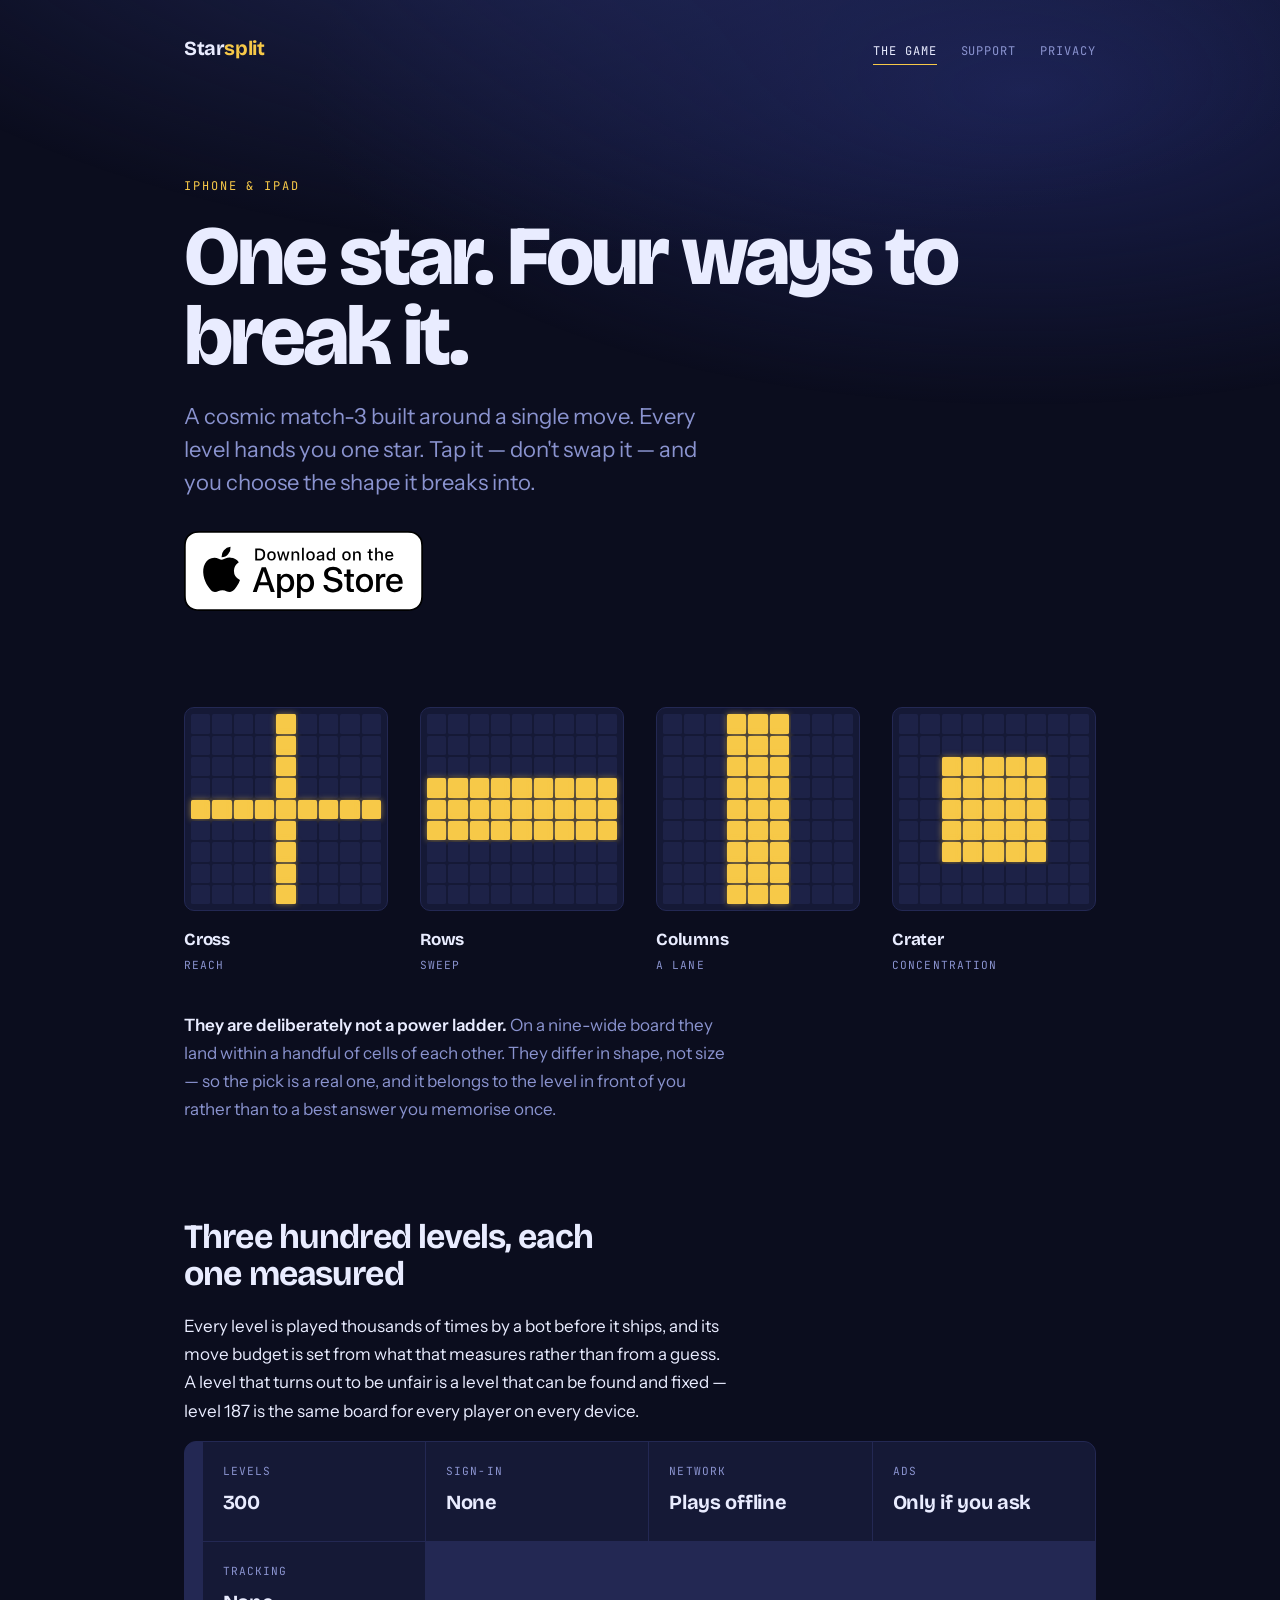
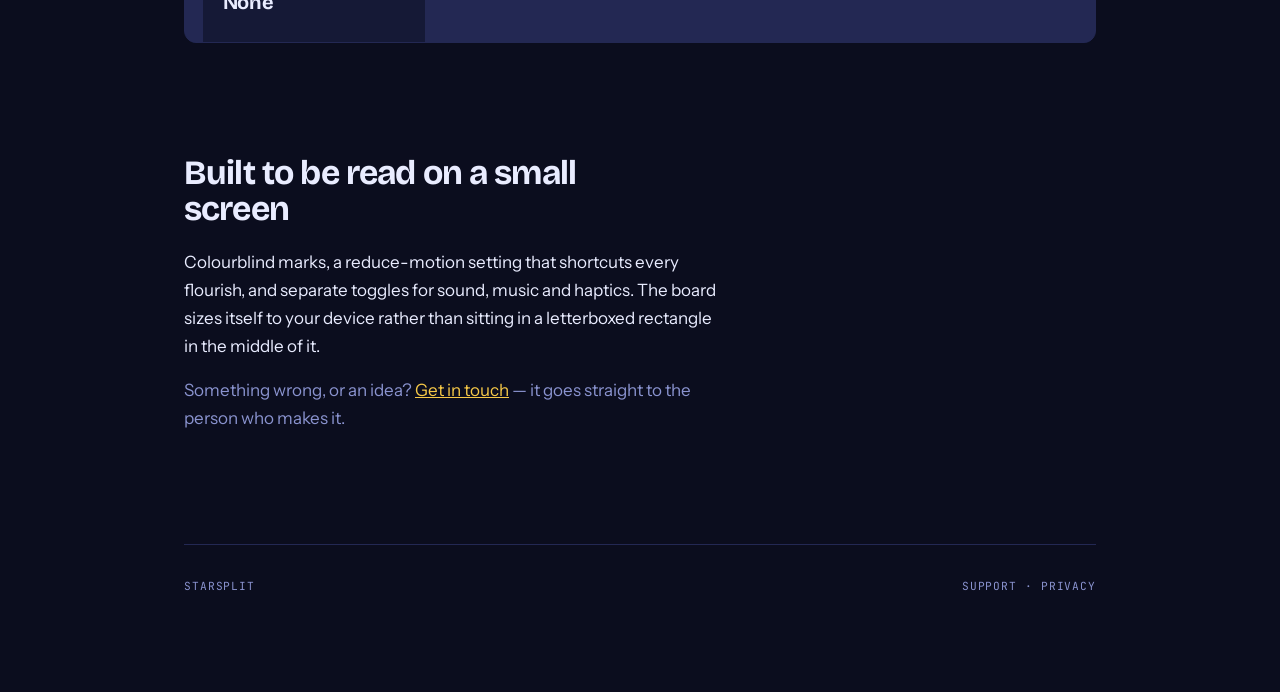
<file: index.html>
<!doctype html>
<html lang="en">
<head>
<meta charset="utf-8">
<meta name="viewport" content="width=device-width, initial-scale=1">
<title>Starsplit — a cosmic match-3</title>
<meta name="description" content="A cosmic match-3 for iPhone and iPad, built around one move: tap the star, and choose the shape it breaks into.">
<meta name="theme-color" content="#0b0d1e">
<link rel="preconnect" href="https://fonts.googleapis.com">
<link rel="preconnect" href="https://fonts.gstatic.com" crossorigin>
<link href="https://fonts.googleapis.com/css2?family=Bricolage+Grotesque:opsz,wght@12..96,700;12..96,800&family=Instrument+Sans:wght@400;500;600&family=JetBrains+Mono:wght@400;500&display=swap" rel="stylesheet">
<link rel="stylesheet" href="style.css">
</head>
<body>
<div class="page">

	<header class="masthead">
		<a class="wordmark" href="index.html">Star<span>split</span></a>
		<nav class="nav">
			<a href="index.html" aria-current="page">The game</a>
			<a href="support.html">Support</a>
			<a href="privacy.html">Privacy</a>
		</nav>
	</header>

	<main>
		<section class="hero">
			<p class="eyebrow">iPhone &amp; iPad</p>
			<h1>One star. Four ways to break it.</h1>
			<p class="lede">
				A cosmic match-3 built around a single move. Every level hands you one star.
				Tap it — don't swap it — and you choose the shape it breaks into.
			</p>
			<p class="store">
				<a class="badge" href="https://apps.apple.com/us/app/starsplit-matching-puzzle/id6791795719?ct=website">
					<img src="assets/app-store-badge.svg" alt="Download Starsplit on the App Store" width="240" height="80">
				</a>
			</p>
		</section>

		<ul class="splits" id="splits">
			<li class="split">
				<div class="grid" data-shape="cross" role="img" aria-label="Cross: clears one full row and one full column."></div>
				<h2>Cross</h2>
				<p>Reach</p>
			</li>
			<li class="split">
				<div class="grid" data-shape="rows" role="img" aria-label="Rows: clears three whole rows."></div>
				<h2>Rows</h2>
				<p>Sweep</p>
			</li>
			<li class="split">
				<div class="grid" data-shape="cols" role="img" aria-label="Columns: clears three whole columns."></div>
				<h2>Columns</h2>
				<p>A lane</p>
			</li>
			<li class="split">
				<div class="grid" data-shape="crater" role="img" aria-label="Crater: clears a five by five hole."></div>
				<h2>Crater</h2>
				<p>Concentration</p>
			</li>
		</ul>

		<p class="splits-note">
			<strong>They are deliberately not a power ladder.</strong> On a nine-wide board they land
			within a handful of cells of each other. They differ in shape, not size — so the pick is a
			real one, and it belongs to the level in front of you rather than to a best answer you
			memorise once.
		</p>

		<section class="section">
			<h2>Three hundred levels, each one measured</h2>
			<p>
				Every level is played thousands of times by a bot before it ships, and its move budget
				is set from what that measures rather than from a guess. A level that turns out to be
				unfair is a level that can be found and fixed — level 187 is the same board for every
				player on every device.
			</p>
			<ul class="facts">
				<li>
					<span class="fact-key">Levels</span>
					<span class="fact-val">300</span>
				</li>
				<li>
					<span class="fact-key">Sign-in</span>
					<span class="fact-val">None</span>
				</li>
				<li>
					<span class="fact-key">Network</span>
					<span class="fact-val">Plays offline</span>
				</li>
				<li>
					<span class="fact-key">Ads</span>
					<span class="fact-val">Only if you ask</span>
				</li>
				<li>
					<span class="fact-key">Tracking</span>
					<span class="fact-val">None</span>
				</li>
			</ul>
		</section>

		<section class="section">
			<h2>Built to be read on a small screen</h2>
			<p>
				Colourblind marks, a reduce-motion setting that shortcuts every flourish, and separate
				toggles for sound, music and haptics. The board sizes itself to your device rather than
				sitting in a letterboxed rectangle in the middle of it.
			</p>
			<p class="muted">
				Something wrong, or an idea? <a href="support.html">Get in touch</a> — it goes straight
				to the person who makes it.
			</p>
		</section>
	</main>

	<footer class="foot">
		<span>Starsplit</span>
		<span>
			<a href="support.html">Support</a> ·
			<a href="privacy.html">Privacy</a>
		</span>
	</footer>

</div>

<script>
// The four footprints, on the nine-wide grid the game actually uses. Kept as data rather
// than as 324 hand-written divs, and built from the same definitions the game splits by:
// cross = a row and a column, rows/cols = three lanes, crater = a 5x5 hole.
const N = 9, MID = 4;
const SHAPE = {
	cross:  (x, y) => x === MID || y === MID,
	rows:   (x, y) => Math.abs(y - MID) <= 1,
	cols:   (x, y) => Math.abs(x - MID) <= 1,
	crater: (x, y) => Math.abs(x - MID) <= 2 && Math.abs(y - MID) <= 2,
};

for (const grid of document.querySelectorAll(".grid")) {
	const hit = SHAPE[grid.dataset.shape];
	const frag = document.createDocumentFragment();
	for (let y = 0; y < N; y++) {
		for (let x = 0; x < N; x++) {
			const cell = document.createElement("div");
			cell.className = "cell";
			if (hit(x, y)) {
				cell.classList.add("lit");
				// Staggered from the centre out, so the shape reads as arriving.
				const d = Math.max(Math.abs(x - MID), Math.abs(y - MID));
				cell.style.setProperty("--d", (d * 0.035).toFixed(3) + "s");
			}
			frag.appendChild(cell);
		}
	}
	grid.appendChild(frag);
}
</script>

</body>
</html>
</file>
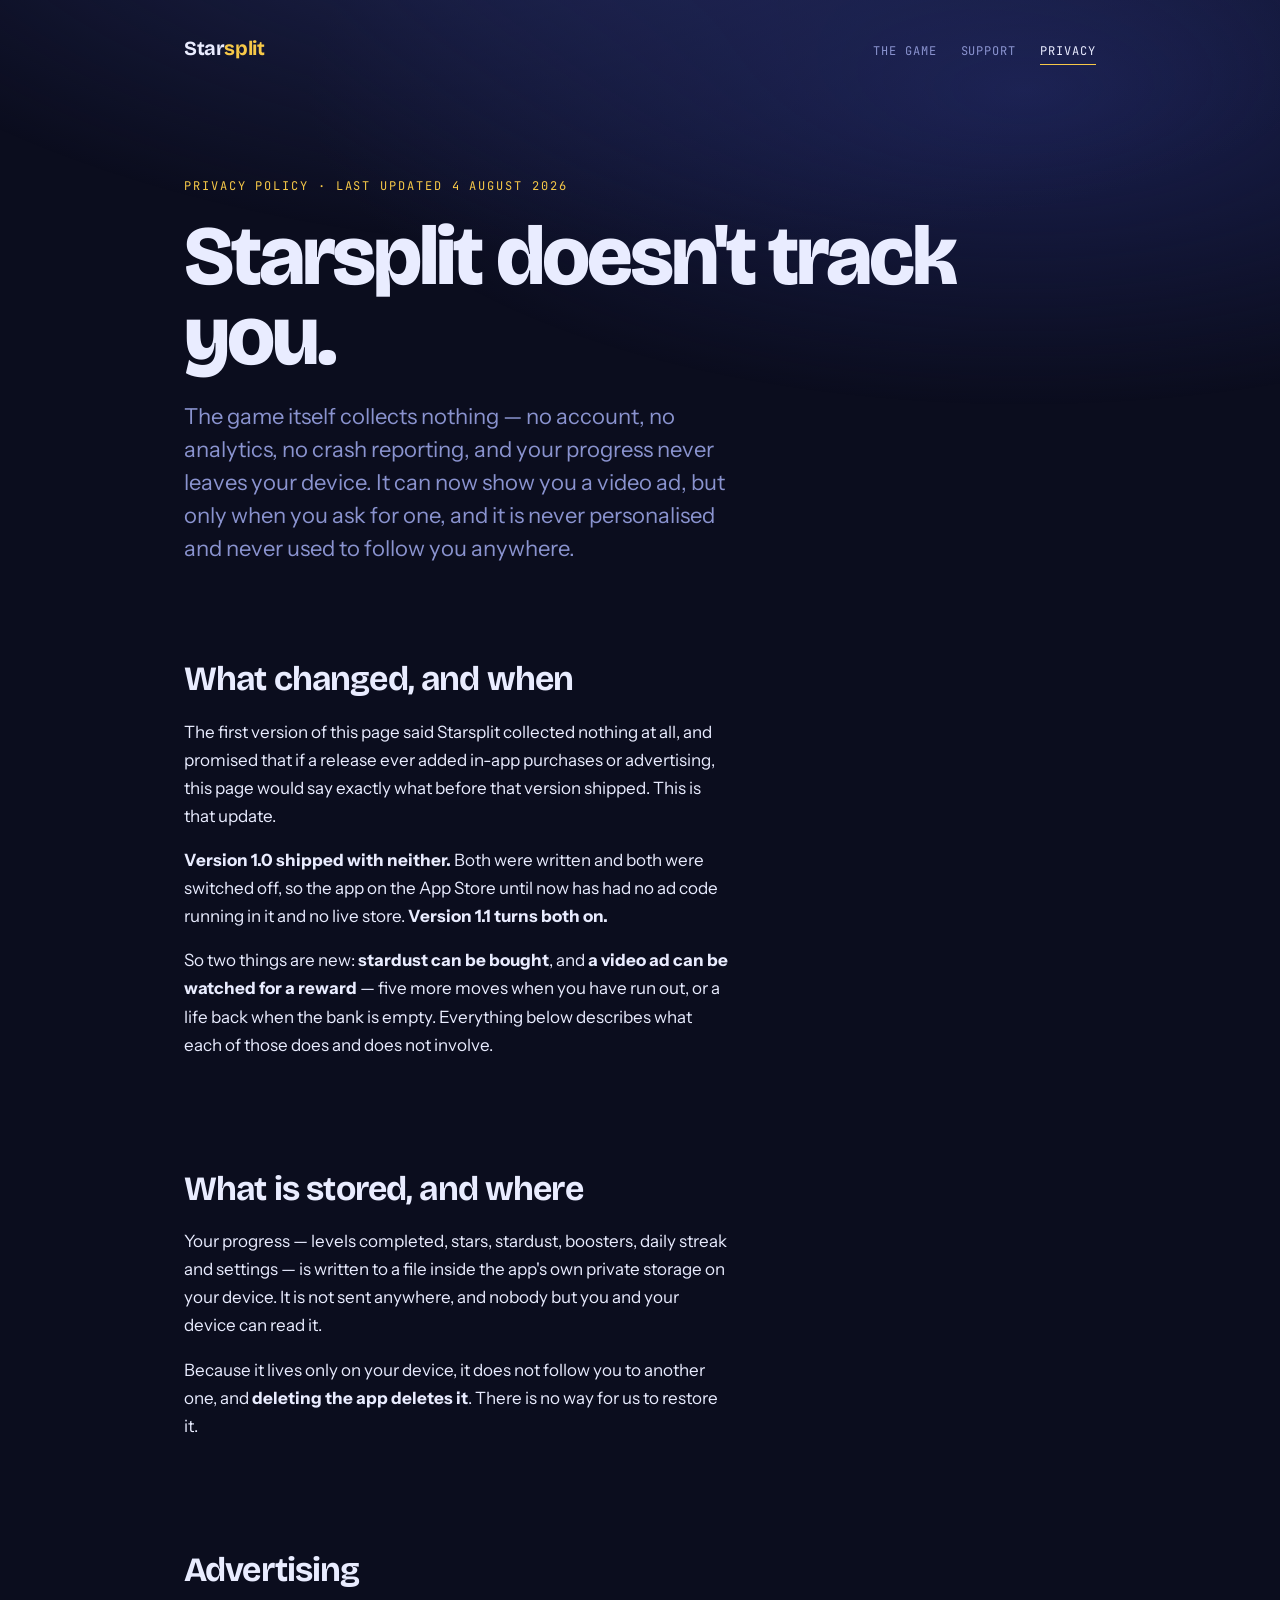
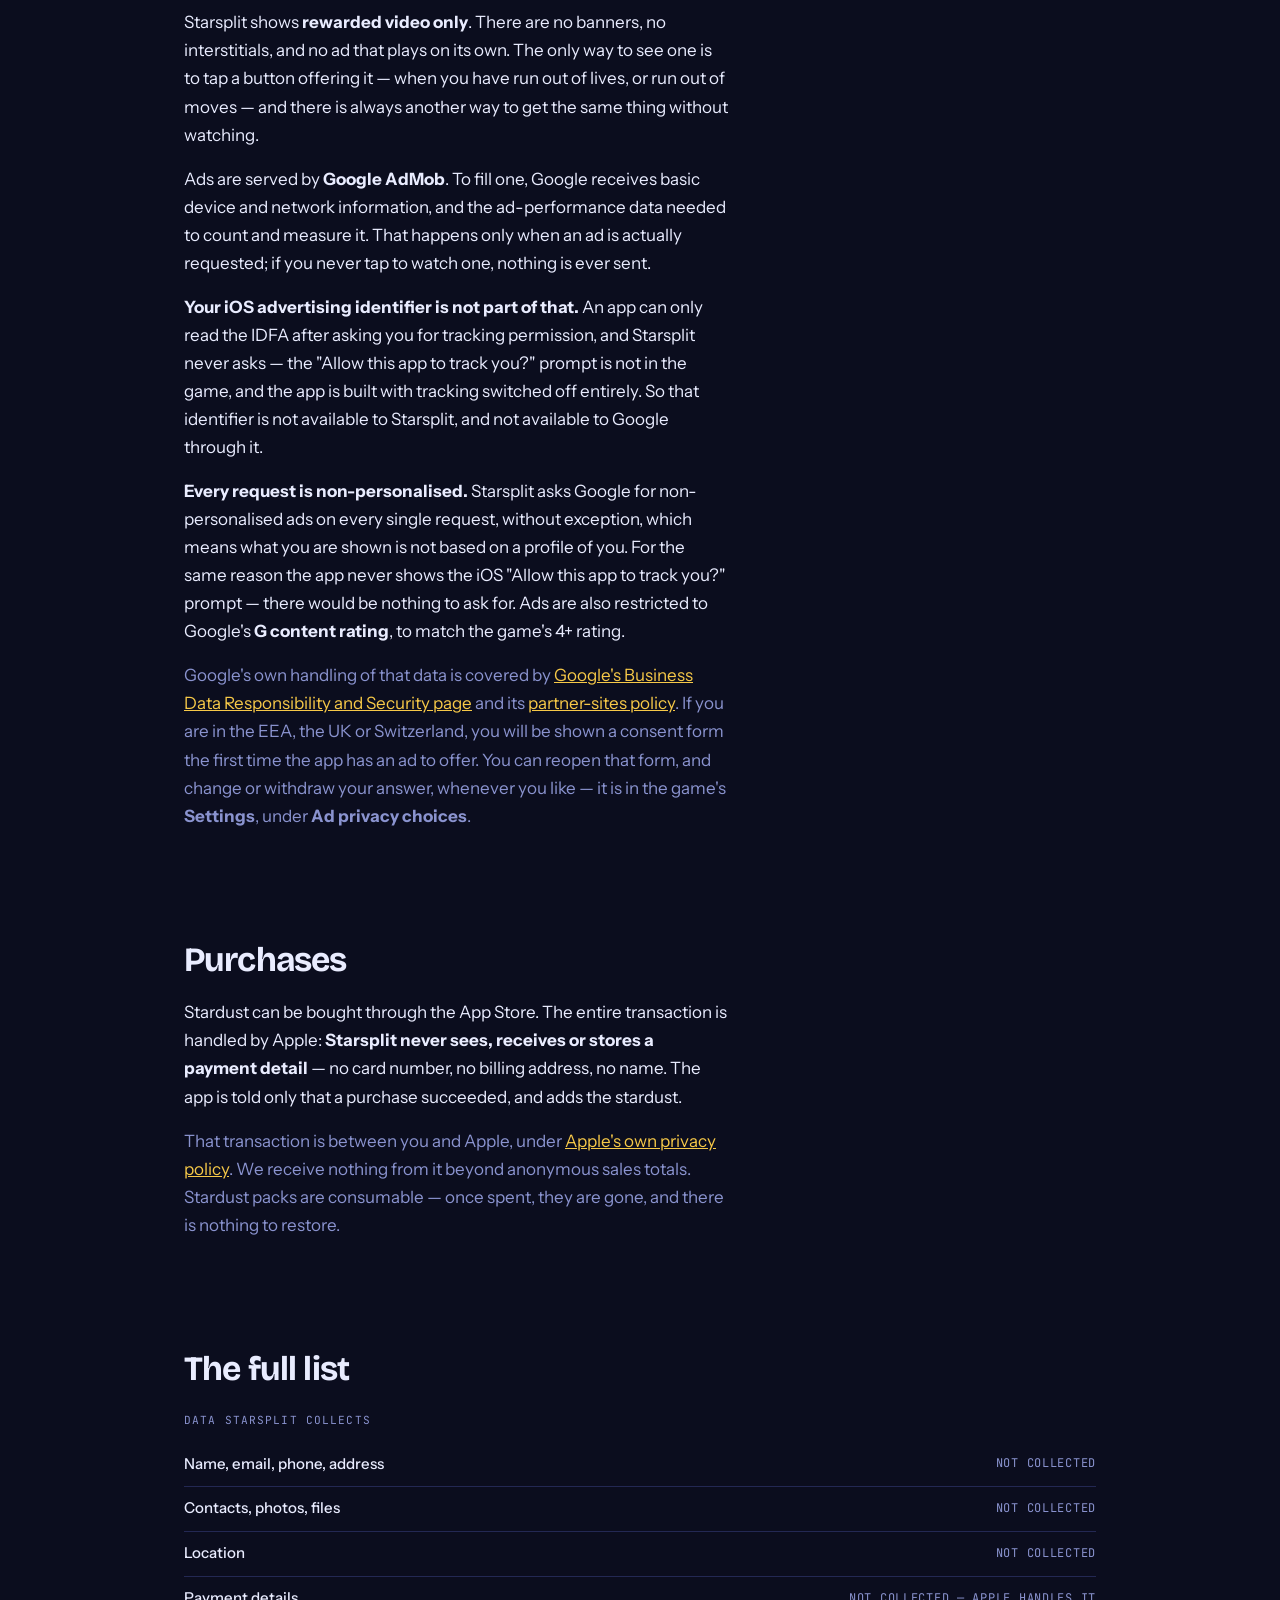
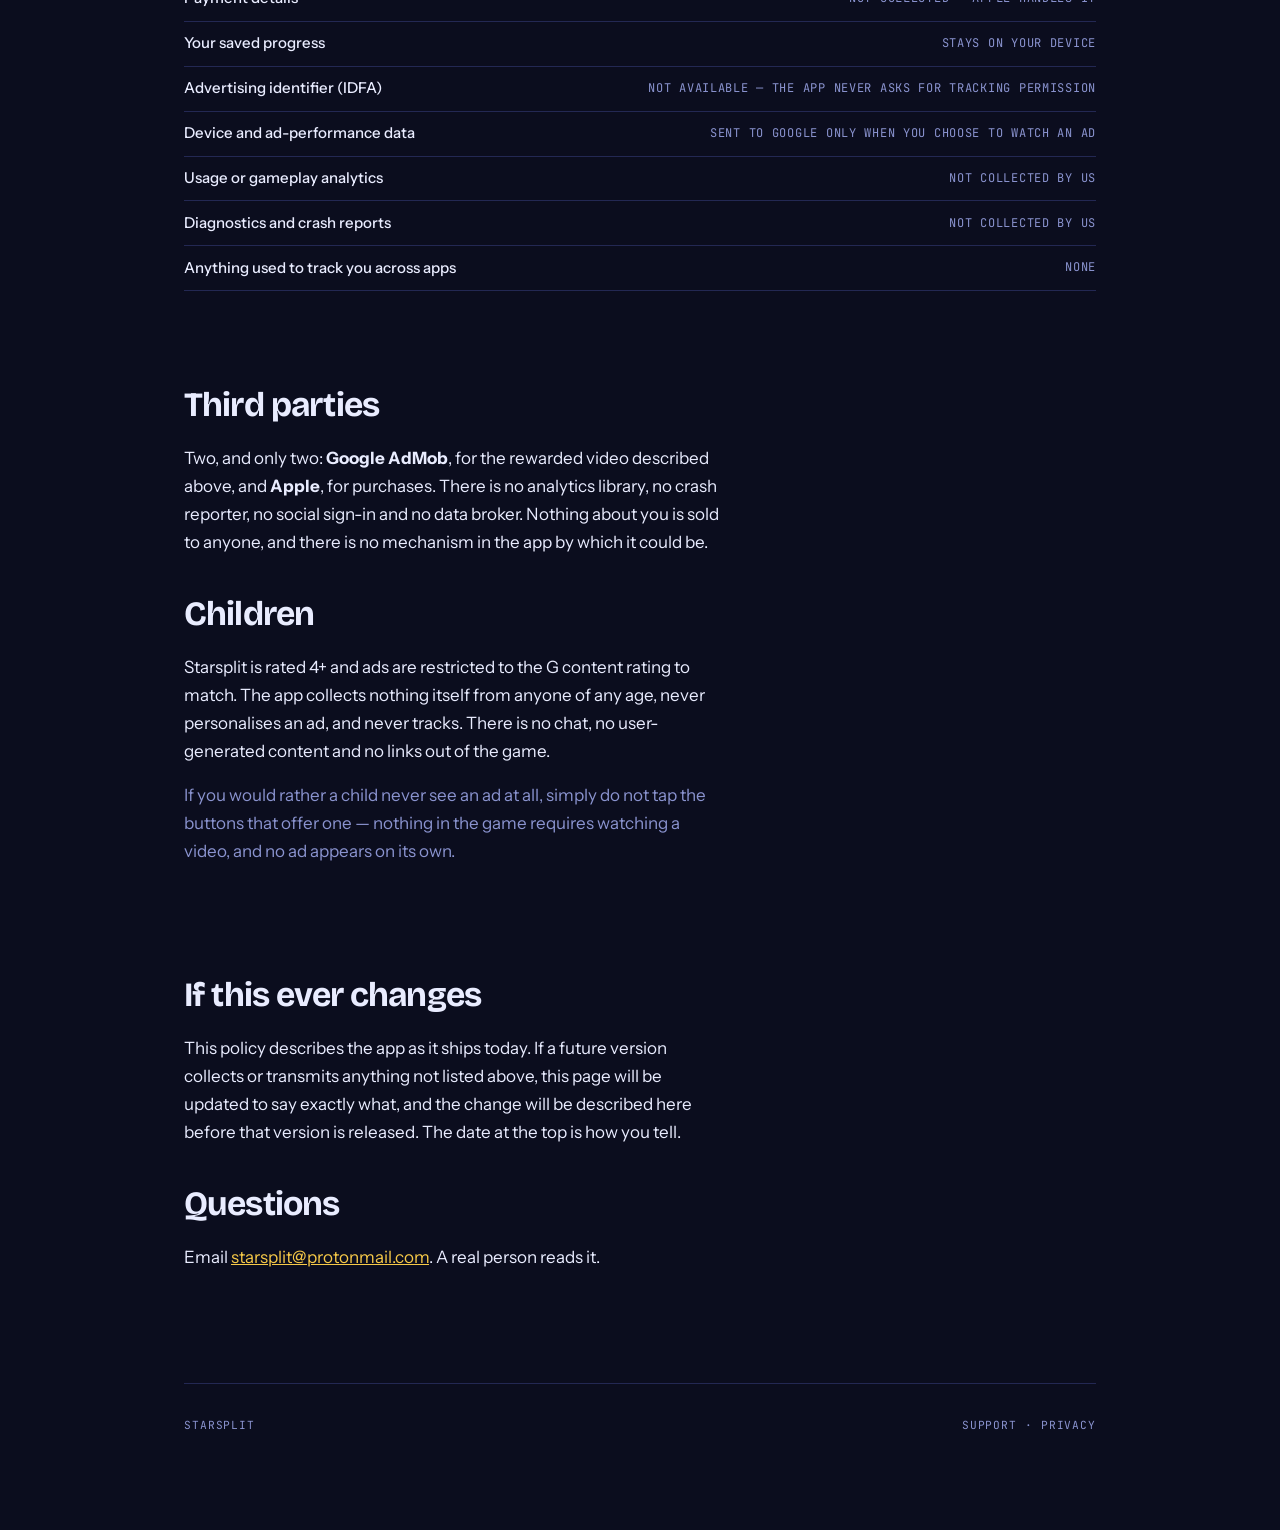
<file: privacy.html>
<!doctype html>
<html lang="en">
<head>
<meta charset="utf-8">
<meta name="viewport" content="width=device-width, initial-scale=1">
<title>Privacy — Starsplit</title>
<meta name="description" content="Starsplit itself collects nothing. It shows a rewarded ad only when you ask for one, never personalises it, and never tracks you across apps.">
<meta name="theme-color" content="#0b0d1e">
<link rel="preconnect" href="https://fonts.googleapis.com">
<link rel="preconnect" href="https://fonts.gstatic.com" crossorigin>
<link href="https://fonts.googleapis.com/css2?family=Bricolage+Grotesque:opsz,wght@12..96,700;12..96,800&family=Instrument+Sans:wght@400;500;600&family=JetBrains+Mono:wght@400;500&display=swap" rel="stylesheet">
<link rel="stylesheet" href="style.css">
</head>
<body>
<div class="page">

	<header class="masthead">
		<a class="wordmark" href="index.html">Star<span>split</span></a>
		<nav class="nav">
			<a href="index.html">The game</a>
			<a href="support.html">Support</a>
			<a href="privacy.html" aria-current="page">Privacy</a>
		</nav>
	</header>

	<main>
		<section class="hero">
			<p class="eyebrow">Privacy policy · Last updated 4 August 2026</p>
			<h1>Starsplit doesn't track you.</h1>
			<p class="lede">
				The game itself collects nothing — no account, no analytics, no crash reporting, and
				your progress never leaves your device. It can now show you a video ad, but only when
				you ask for one, and it is never personalised and never used to follow you anywhere.
			</p>
		</section>

		<section class="section">
			<h2>What changed, and when</h2>
			<p>
				The first version of this page said Starsplit collected nothing at all, and promised
				that if a release ever added in-app purchases or advertising, this page would say
				exactly what before that version shipped. This is that update.
			</p>
			<p>
				<strong>Version 1.0 shipped with neither.</strong> Both were written and both were
				switched off, so the app on the App Store until now has had no ad code running in it
				and no live store. <strong>Version 1.1 turns both on.</strong>
			</p>
			<p>
				So two things are new: <strong>stardust can be bought</strong>, and <strong>a video ad
				can be watched for a reward</strong> — five more moves when you have run out, or a life
				back when the bank is empty. Everything below describes what each of those does and
				does not involve.
			</p>
		</section>

		<section class="section">
			<h2>What is stored, and where</h2>
			<p>
				Your progress — levels completed, stars, stardust, boosters, daily streak and settings —
				is written to a file inside the app's own private storage on your device. It is not sent
				anywhere, and nobody but you and your device can read it.
			</p>
			<p>
				Because it lives only on your device, it does not follow you to another one, and
				<strong>deleting the app deletes it</strong>. There is no way for us to restore it.
			</p>
		</section>

		<section class="section">
			<h2>Advertising</h2>
			<p>
				Starsplit shows <strong>rewarded video only</strong>. There are no banners, no
				interstitials, and no ad that plays on its own. The only way to see one is to tap a
				button offering it — when you have run out of lives, or run out of moves — and there is
				always another way to get the same thing without watching.
			</p>
			<p>
				Ads are served by <strong>Google AdMob</strong>. To fill one, Google receives basic
				device and network information, and the ad-performance data needed to count and measure
				it. That happens only when an ad is actually requested; if you never tap to watch one,
				nothing is ever sent.
			</p>
			<p>
				<strong>Your iOS advertising identifier is not part of that.</strong> An app can only
				read the IDFA after asking you for tracking permission, and Starsplit never asks — the
				"Allow this app to track you?" prompt is not in the game, and the app is built with
				tracking switched off entirely. So that identifier is not available to Starsplit, and
				not available to Google through it.
			</p>
			<p>
				<strong>Every request is non-personalised.</strong> Starsplit asks Google for
				non-personalised ads on every single request, without exception, which means what you
				are shown is not based on a profile of you. For the same reason the app never shows the
				iOS "Allow this app to track you?" prompt — there would be nothing to ask for. Ads are
				also restricted to Google's <strong>G content rating</strong>, to match the game's 4+
				rating.
			</p>
			<p class="muted">
				Google's own handling of that data is covered by
				<a href="https://business.safety.google/privacy/">Google's Business Data Responsibility
				and Security page</a> and its
				<a href="https://policies.google.com/technologies/partner-sites">partner-sites policy</a>.
				If you are in the EEA, the UK or Switzerland, you will be shown a consent form the first
				time the app has an ad to offer. You can reopen that form, and change or withdraw your
				answer, whenever you like — it is in the game's <strong>Settings</strong>, under
				<strong>Ad privacy choices</strong>.
			</p>
		</section>

		<section class="section">
			<h2>Purchases</h2>
			<p>
				Stardust can be bought through the App Store. The entire transaction is handled by
				Apple: <strong>Starsplit never sees, receives or stores a payment detail</strong> — no
				card number, no billing address, no name. The app is told only that a purchase
				succeeded, and adds the stardust.
			</p>
			<p class="muted">
				That transaction is between you and Apple, under
				<a href="https://www.apple.com/legal/privacy/">Apple's own privacy policy</a>. We receive
				nothing from it beyond anonymous sales totals. Stardust packs are consumable — once
				spent, they are gone, and there is nothing to restore.
			</p>
		</section>

		<section class="section">
			<h2>The full list</h2>
			<table class="collect">
				<caption>Data Starsplit collects</caption>
				<tbody>
					<tr><th scope="row">Name, email, phone, address</th><td>Not collected</td></tr>
					<tr><th scope="row">Contacts, photos, files</th><td>Not collected</td></tr>
					<tr><th scope="row">Location</th><td>Not collected</td></tr>
					<tr><th scope="row">Payment details</th><td>Not collected — Apple handles it</td></tr>
					<tr><th scope="row">Your saved progress</th><td>Stays on your device</td></tr>
					<tr><th scope="row">Advertising identifier (IDFA)</th><td>Not available — the app never asks for tracking permission</td></tr>
					<tr><th scope="row">Device and ad-performance data</th><td>Sent to Google only when you choose to watch an ad</td></tr>
					<tr><th scope="row">Usage or gameplay analytics</th><td>Not collected by us</td></tr>
					<tr><th scope="row">Diagnostics and crash reports</th><td>Not collected by us</td></tr>
					<tr><th scope="row">Anything used to track you across apps</th><td>None</td></tr>
				</tbody>
			</table>
		</section>

		<section class="section">
			<h2>Third parties</h2>
			<p>
				Two, and only two: <strong>Google AdMob</strong>, for the rewarded video described above,
				and <strong>Apple</strong>, for purchases. There is no analytics library, no crash
				reporter, no social sign-in and no data broker. Nothing about you is sold to anyone, and
				there is no mechanism in the app by which it could be.
			</p>

			<h2>Children</h2>
			<p>
				Starsplit is rated 4+ and ads are restricted to the G content rating to match. The app
				collects nothing itself from anyone of any age, never personalises an ad, and never
				tracks. There is no chat, no user-generated content and no links out of the game.
			</p>
			<p class="muted">
				If you would rather a child never see an ad at all, simply do not tap the buttons that
				offer one — nothing in the game requires watching a video, and no ad appears on its own.
			</p>
		</section>

		<section class="section">
			<h2>If this ever changes</h2>
			<p>
				This policy describes the app as it ships today. If a future version collects or
				transmits anything not listed above, this page will be updated to say exactly what, and
				the change will be described here before that version is released. The date at the top
				is how you tell.
			</p>

			<h2>Questions</h2>
			<p>
				Email <a href="mailto:starsplit@protonmail.com">starsplit@protonmail.com</a>. A real person reads it.
			</p>
		</section>
	</main>

	<footer class="foot">
		<span>Starsplit</span>
		<span>
			<a href="support.html">Support</a> ·
			<a href="privacy.html">Privacy</a>
		</span>
	</footer>

</div>
</body>
</html>
</file>
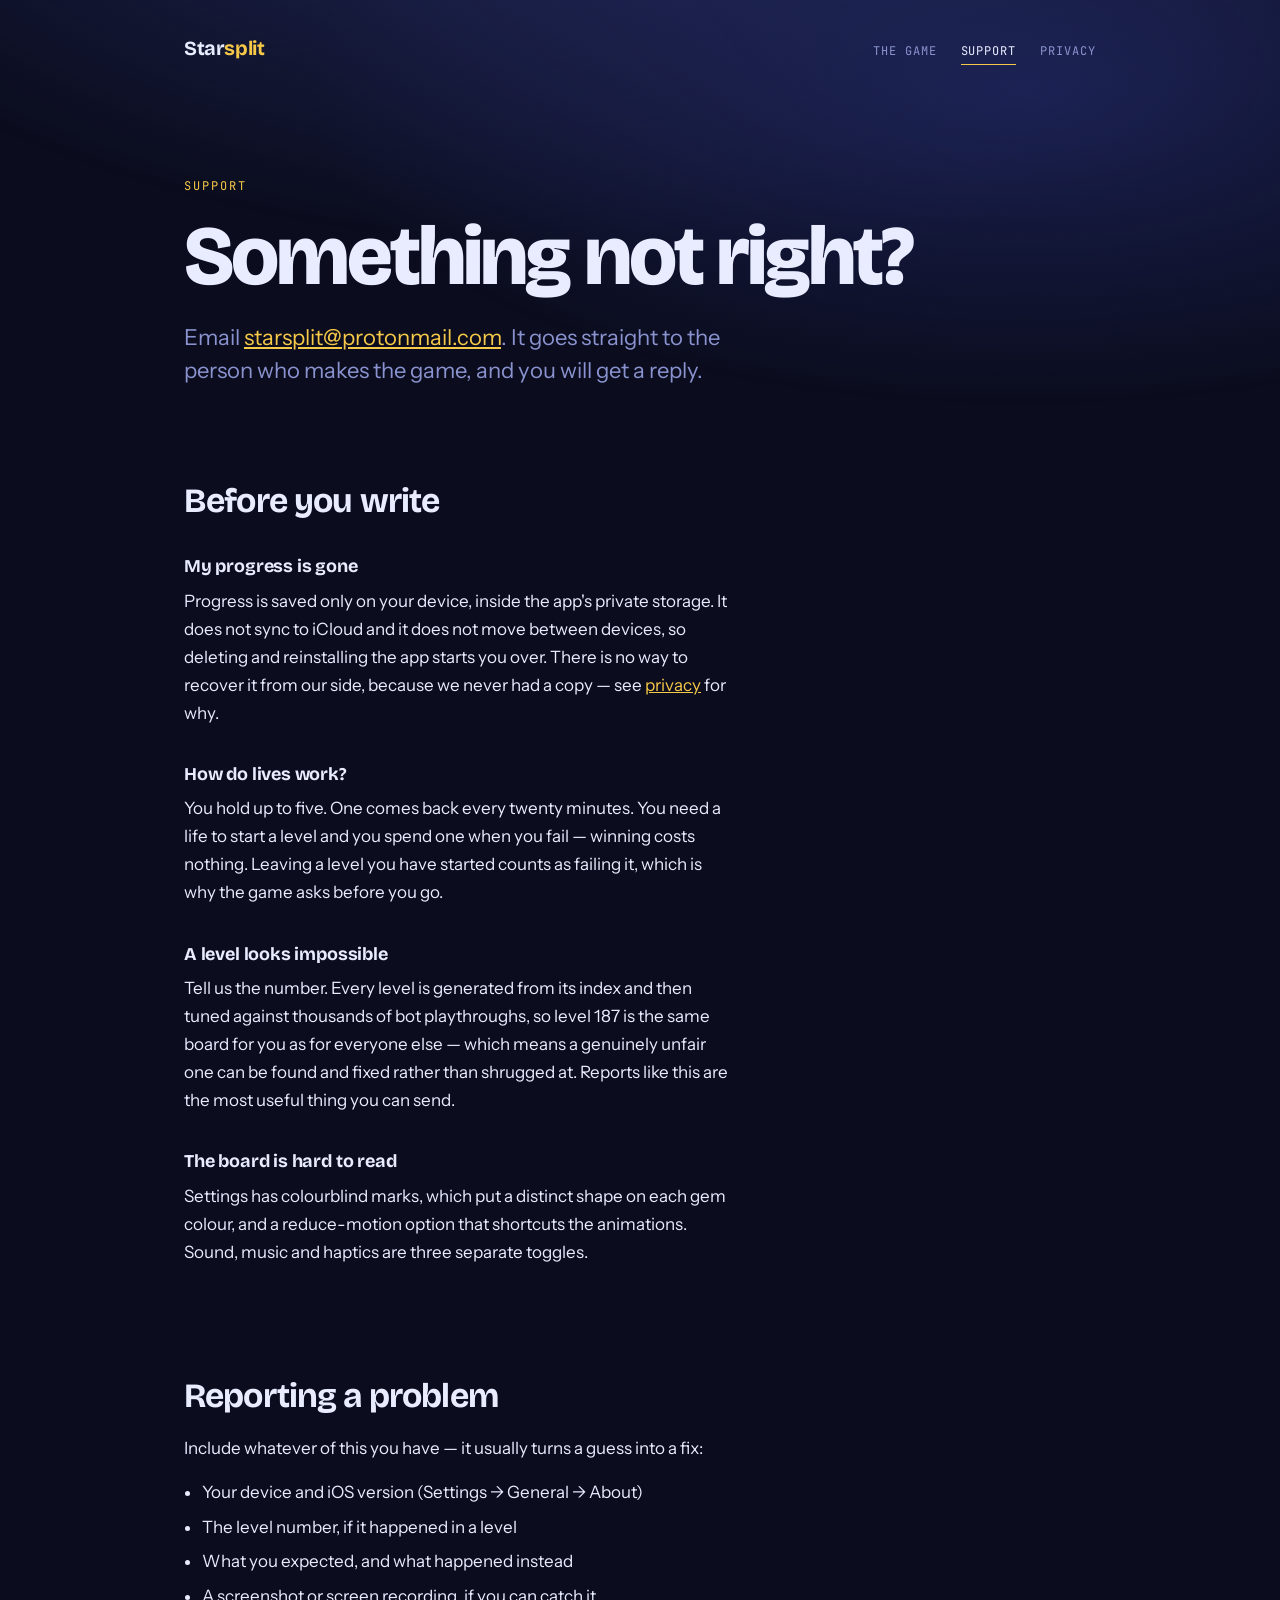
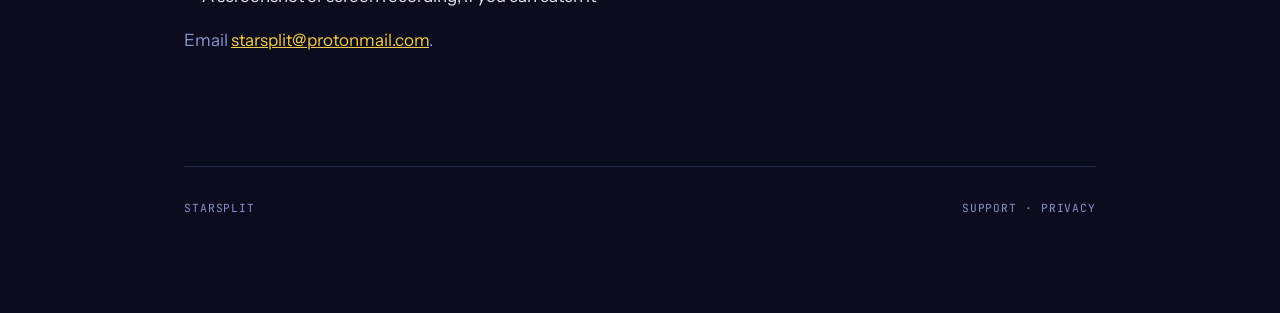
<file: support.html>
<!doctype html>
<html lang="en">
<head>
<meta charset="utf-8">
<meta name="viewport" content="width=device-width, initial-scale=1">
<title>Support — Starsplit</title>
<meta name="description" content="Help with Starsplit: lives, progress, and how to report a problem.">
<meta name="theme-color" content="#0b0d1e">
<link rel="preconnect" href="https://fonts.googleapis.com">
<link rel="preconnect" href="https://fonts.gstatic.com" crossorigin>
<link href="https://fonts.googleapis.com/css2?family=Bricolage+Grotesque:opsz,wght@12..96,700;12..96,800&family=Instrument+Sans:wght@400;500;600&family=JetBrains+Mono:wght@400;500&display=swap" rel="stylesheet">
<link rel="stylesheet" href="style.css">
</head>
<body>
<div class="page">

	<header class="masthead">
		<a class="wordmark" href="index.html">Star<span>split</span></a>
		<nav class="nav">
			<a href="index.html">The game</a>
			<a href="support.html" aria-current="page">Support</a>
			<a href="privacy.html">Privacy</a>
		</nav>
	</header>

	<main>
		<section class="hero">
			<p class="eyebrow">Support</p>
			<h1>Something not right?</h1>
			<p class="lede">
				Email <a href="mailto:starsplit@protonmail.com">starsplit@protonmail.com</a>. It goes straight to the
				person who makes the game, and you will get a reply.
			</p>
		</section>

		<section class="section">
			<h2>Before you write</h2>

			<h3>My progress is gone</h3>
			<p>
				Progress is saved only on your device, inside the app's private storage. It does not sync
				to iCloud and it does not move between devices, so deleting and reinstalling the app
				starts you over. There is no way to recover it from our side, because we never had a copy
				— see <a href="privacy.html">privacy</a> for why.
			</p>

			<h3>How do lives work?</h3>
			<p>
				You hold up to five. One comes back every twenty minutes. You need a life to start a
				level and you spend one when you fail — winning costs nothing. Leaving a level you have
				started counts as failing it, which is why the game asks before you go.
			</p>

			<h3>A level looks impossible</h3>
			<p>
				Tell us the number. Every level is generated from its index and then tuned against
				thousands of bot playthroughs, so level 187 is the same board for you as for everyone
				else — which means a genuinely unfair one can be found and fixed rather than shrugged
				at. Reports like this are the most useful thing you can send.
			</p>

			<h3>The board is hard to read</h3>
			<p>
				Settings has colourblind marks, which put a distinct shape on each gem colour, and a
				reduce-motion option that shortcuts the animations. Sound, music and haptics are three
				separate toggles.
			</p>
		</section>

		<section class="section">
			<h2>Reporting a problem</h2>
			<p>Include whatever of this you have — it usually turns a guess into a fix:</p>
			<ul>
				<li>Your device and iOS version (Settings → General → About)</li>
				<li>The level number, if it happened in a level</li>
				<li>What you expected, and what happened instead</li>
				<li>A screenshot or screen recording, if you can catch it</li>
			</ul>
			<p class="muted">
				Email <a href="mailto:starsplit@protonmail.com">starsplit@protonmail.com</a>.
			</p>
		</section>
	</main>

	<footer class="foot">
		<span>Starsplit</span>
		<span>
			<a href="support.html">Support</a> ·
			<a href="privacy.html">Privacy</a>
		</span>
	</footer>

</div>
</body>
</html>
</file>
<file: style.css>
/* Starsplit — the game's own palette (scripts/view/pal.gd), so the site and the app
   read as one place. Nothing here is invented: SPACE, PANEL, PANEL_EDGE, TEXT, MUTED, GOLD. */
:root {
	--space:  #0b0d1e;
	--panel:  #151936;
	--edge:   #232853;
	--text:   #e9ecff;
	--muted:  #8a93cf;
	--gold:   #f7c948;

	--display: "Bricolage Grotesque", ui-sans-serif, system-ui, sans-serif;
	--body:    "Instrument Sans", ui-sans-serif, system-ui, sans-serif;
	--mono:    "JetBrains Mono", ui-monospace, "SF Mono", monospace;

	--measure: 34rem;
	--gutter:  clamp(1.25rem, 5vw, 2.5rem);
}

* { box-sizing: border-box; }

body {
	margin: 0;
	background: var(--space);
	color: var(--text);
	font-family: var(--body);
	font-size: 1.0625rem;
	line-height: 1.65;
	-webkit-font-smoothing: antialiased;
}

/* The sky, the same way the game builds it: a lifted top settling to space. Not a
   decorative gradient — it is Pal.SKY, chapter one, the colour the game was designed against. */
body::before {
	content: "";
	position: fixed;
	inset: 0;
	background:
		radial-gradient(120% 80% at 50% -20%, #232a5e 0%, transparent 60%),
		radial-gradient(80% 50% at 80% 10%, #1a2050 0%, transparent 70%);
	pointer-events: none;
	z-index: 0;
}

.page {
	position: relative;
	z-index: 1;
	max-width: 62rem;
	margin: 0 auto;
	padding: 0 var(--gutter) 6rem;
}

/* --- masthead ------------------------------------------------------------- */

.masthead {
	display: flex;
	align-items: baseline;
	justify-content: space-between;
	gap: 1.5rem;
	flex-wrap: wrap;
	padding: 2rem 0 0;
}

.wordmark {
	font-family: var(--display);
	font-weight: 700;
	font-size: 1.25rem;
	letter-spacing: -0.02em;
	color: var(--text);
	text-decoration: none;
}

.wordmark span { color: var(--gold); }

.nav {
	display: flex;
	gap: 1.5rem;
	font-family: var(--mono);
	font-size: 0.75rem;
	letter-spacing: 0.08em;
	text-transform: uppercase;
}

.nav a {
	color: var(--muted);
	text-decoration: none;
	padding-bottom: 2px;
	border-bottom: 1px solid transparent;
}

.nav a:hover,
.nav a[aria-current="page"] {
	color: var(--text);
	border-bottom-color: var(--gold);
}

/* --- hero ----------------------------------------------------------------- */

.hero { padding: clamp(3rem, 12vw, 7rem) 0 0; }

.eyebrow {
	font-family: var(--mono);
	font-size: 0.75rem;
	letter-spacing: 0.16em;
	text-transform: uppercase;
	color: var(--gold);
	margin: 0 0 1.25rem;
}

h1 {
	font-family: var(--display);
	font-weight: 800;
	font-size: clamp(2.75rem, 9vw, 5.25rem);
	line-height: 0.95;
	letter-spacing: -0.035em;
	margin: 0 0 1.5rem;
	/* `ch` on a 44px display face is wider than a phone, and a max-width that exceeds the
	   viewport pushes the whole column sideways — the headline is not the only thing that
	   ends up clipped. Cap it against the container as well as the measure. */
	max-width: min(16ch, 100%);
	overflow-wrap: break-word;
}

.lede {
	font-size: clamp(1.125rem, 2.2vw, 1.375rem);
	line-height: 1.5;
	color: var(--muted);
	max-width: var(--measure);
	margin: 0;
}

/* --- the four splits: the signature ---------------------------------------
   Drawn the way SplitPopup draws them in the game — as the FOOTPRINT each one
   clears on a little grid, not as a picture of its two ingredients. A player
   should not have to read a combo table to know what a move does. */

.splits {
	display: grid;
	grid-template-columns: repeat(auto-fit, minmax(9.5rem, 1fr));
	gap: clamp(1rem, 3vw, 2rem);
	margin: clamp(3rem, 9vw, 5.5rem) 0 0;
	padding: 0;
	list-style: none;
}

.split { margin: 0; }

.grid {
	display: grid;
	grid-template-columns: repeat(9, 1fr);
	gap: 2px;
	aspect-ratio: 1;
	padding: 6px;
	background: var(--panel);
	border: 1px solid var(--edge);
	border-radius: 10px;
}

.cell {
	border-radius: 1.5px;
	background: #1d2247;
}

.cell.lit {
	background: var(--gold);
	box-shadow: 0 0 6px rgba(247, 201, 72, 0.55);
}

/* The one orchestrated moment: each footprint lights in a short sweep, staggered
   per cell from the centre out, so you read the SHAPE arriving rather than a state. */
@media (prefers-reduced-motion: no-preference) {
	.cell.lit {
		animation: ignite 0.5s cubic-bezier(0.2, 0.8, 0.3, 1) backwards;
		animation-delay: var(--d, 0s);
	}
}

@keyframes ignite {
	from { background: #1d2247; box-shadow: none; transform: scale(0.7); }
	to   { transform: scale(1); }
}

.split h2 {
	font-family: var(--display);
	font-weight: 700;
	font-size: 1.0625rem;
	letter-spacing: -0.01em;
	margin: 0.9rem 0 0.15rem;
}

.split p {
	font-family: var(--mono);
	font-size: 0.7rem;
	letter-spacing: 0.1em;
	text-transform: uppercase;
	color: var(--muted);
	margin: 0;
}

.splits-note {
	max-width: var(--measure);
	color: var(--muted);
	margin: 2.25rem 0 0;
}

.splits-note strong { color: var(--text); font-weight: 600; }

/* --- plain sections ------------------------------------------------------- */

.section { padding: clamp(3.5rem, 10vw, 6rem) 0 0; }

/* Display type sets its own leading. Inheriting the body's 1.65 leaves a two-line heading
   reading as two unrelated lines rather than one phrase. */
.section h2 {
	font-family: var(--display);
	font-weight: 700;
	font-size: clamp(1.5rem, 4vw, 2.125rem);
	line-height: 1.08;
	letter-spacing: -0.025em;
	margin: 0 0 1.25rem;
	max-width: min(20ch, 100%);
}

/* A section carrying more than one heading needs air above the later ones. Done here rather
   than with an inline margin at each call site, which is how a stylesheet stops being the
   place the spacing lives. */
.section h2:not(:first-child) { margin-top: 2.5rem; }

.section h3 {
	font-family: var(--display);
	font-weight: 700;
	font-size: 1.125rem;
	line-height: 1.3;
	letter-spacing: -0.01em;
	margin: 2.25rem 0 0.5rem;
}

.section p,
.section li { max-width: var(--measure); }

.section p { margin: 0 0 1rem; }

.section ul { padding-left: 1.1rem; margin: 0 0 1rem; }

.section li { margin-bottom: 0.4rem; }

.muted { color: var(--muted); }

a { color: var(--gold); }

a:focus-visible,
.nav a:focus-visible,
.wordmark:focus-visible {
	outline: 2px solid var(--gold);
	outline-offset: 3px;
	border-radius: 2px;
}

/* --- facts strip ---------------------------------------------------------- */

.facts {
	display: grid;
	grid-template-columns: repeat(auto-fit, minmax(12rem, 1fr));
	gap: 1px;
	background: var(--edge);
	border: 1px solid var(--edge);
	border-radius: 12px;
	overflow: hidden;
	margin: 2rem 0 0;
	padding: 0;
	list-style: none;
}

.facts li {
	background: var(--panel);
	padding: 1.25rem 1.25rem 1.4rem;
	margin: 0;
	max-width: none;
}

.facts dt,
.fact-key {
	font-family: var(--mono);
	font-size: 0.7rem;
	letter-spacing: 0.1em;
	text-transform: uppercase;
	color: var(--muted);
	display: block;
	margin-bottom: 0.35rem;
}

.fact-val {
	font-family: var(--display);
	font-weight: 700;
	font-size: 1.25rem;
	letter-spacing: -0.015em;
	display: block;
}

/* --- the collection table (privacy) --------------------------------------- */

.collect {
	width: 100%;
	border-collapse: collapse;
	margin: 1.5rem 0 0;
	font-size: 0.9375rem;
}

.collect caption {
	text-align: left;
	font-family: var(--mono);
	font-size: 0.7rem;
	letter-spacing: 0.1em;
	text-transform: uppercase;
	color: var(--muted);
	padding-bottom: 0.75rem;
}

.collect th,
.collect td {
	text-align: left;
	padding: 0.6rem 0.75rem 0.6rem 0;
	border-bottom: 1px solid var(--edge);
}

.collect th {
	font-weight: 500;
	color: var(--text);
}

.collect td {
	font-family: var(--mono);
	font-size: 0.75rem;
	letter-spacing: 0.06em;
	text-transform: uppercase;
	color: var(--muted);
	white-space: nowrap;
	text-align: right;
	padding-right: 0;
}

/* --- footer --------------------------------------------------------------- */

.foot {
	margin-top: clamp(4rem, 12vw, 7rem);
	padding-top: 2rem;
	border-top: 1px solid var(--edge);
	display: flex;
	justify-content: space-between;
	gap: 1.5rem;
	flex-wrap: wrap;
	font-family: var(--mono);
	font-size: 0.7rem;
	letter-spacing: 0.08em;
	text-transform: uppercase;
	color: var(--muted);
}

.foot a { color: var(--muted); text-decoration: none; }
.foot a:hover { color: var(--text); }

/* Apple's official App Store badge, used unmodified per Apple's marketing
   guidelines: scaled proportionally only, and given the required clear space of
   at least one quarter of the badge height on every side. */
.badge { display: inline-block; line-height: 0; }
.badge img { height: 80px; width: auto; max-width: 100%; display: block; }
@media (max-width: 380px) { .badge img { height: 64px; } }
.badge:focus-visible { outline: 3px solid var(--gold); outline-offset: 20px; border-radius: 6px; }
.store { margin: 2rem 0 1.5rem; }
</file>
